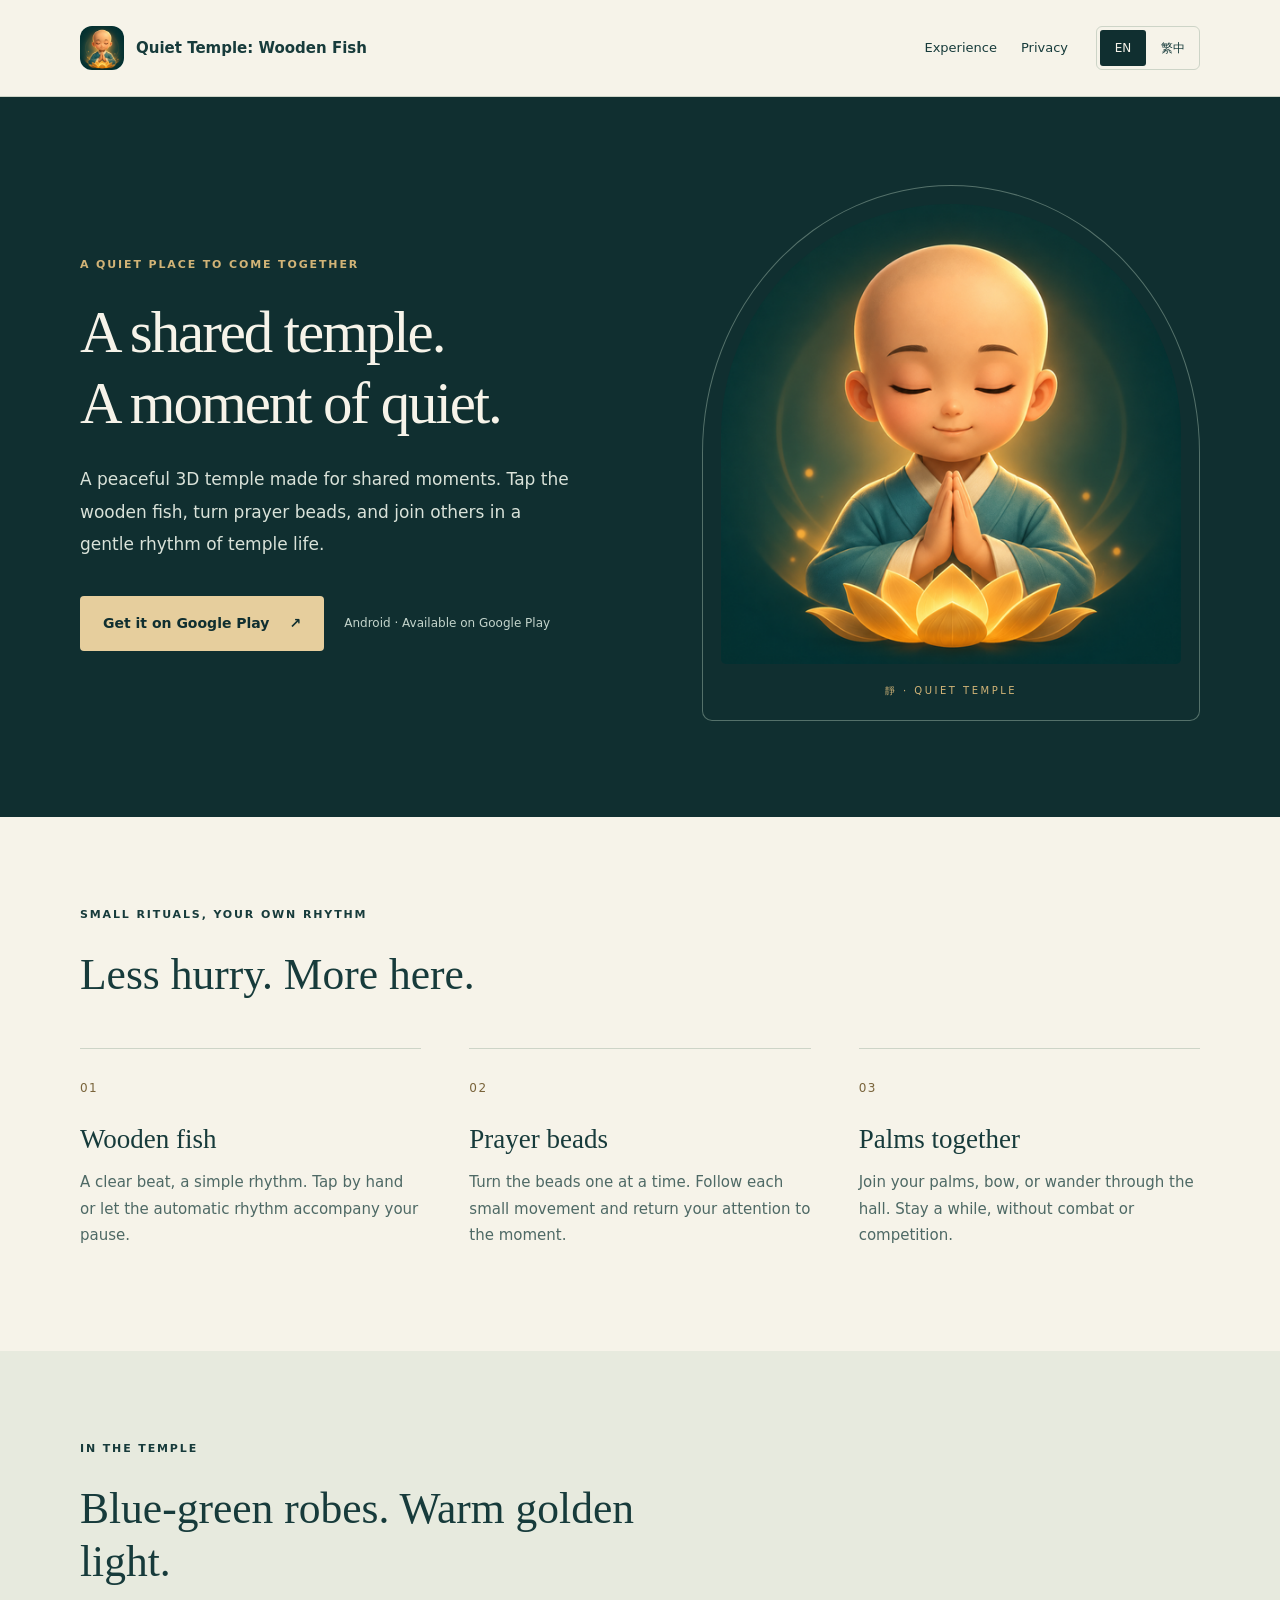
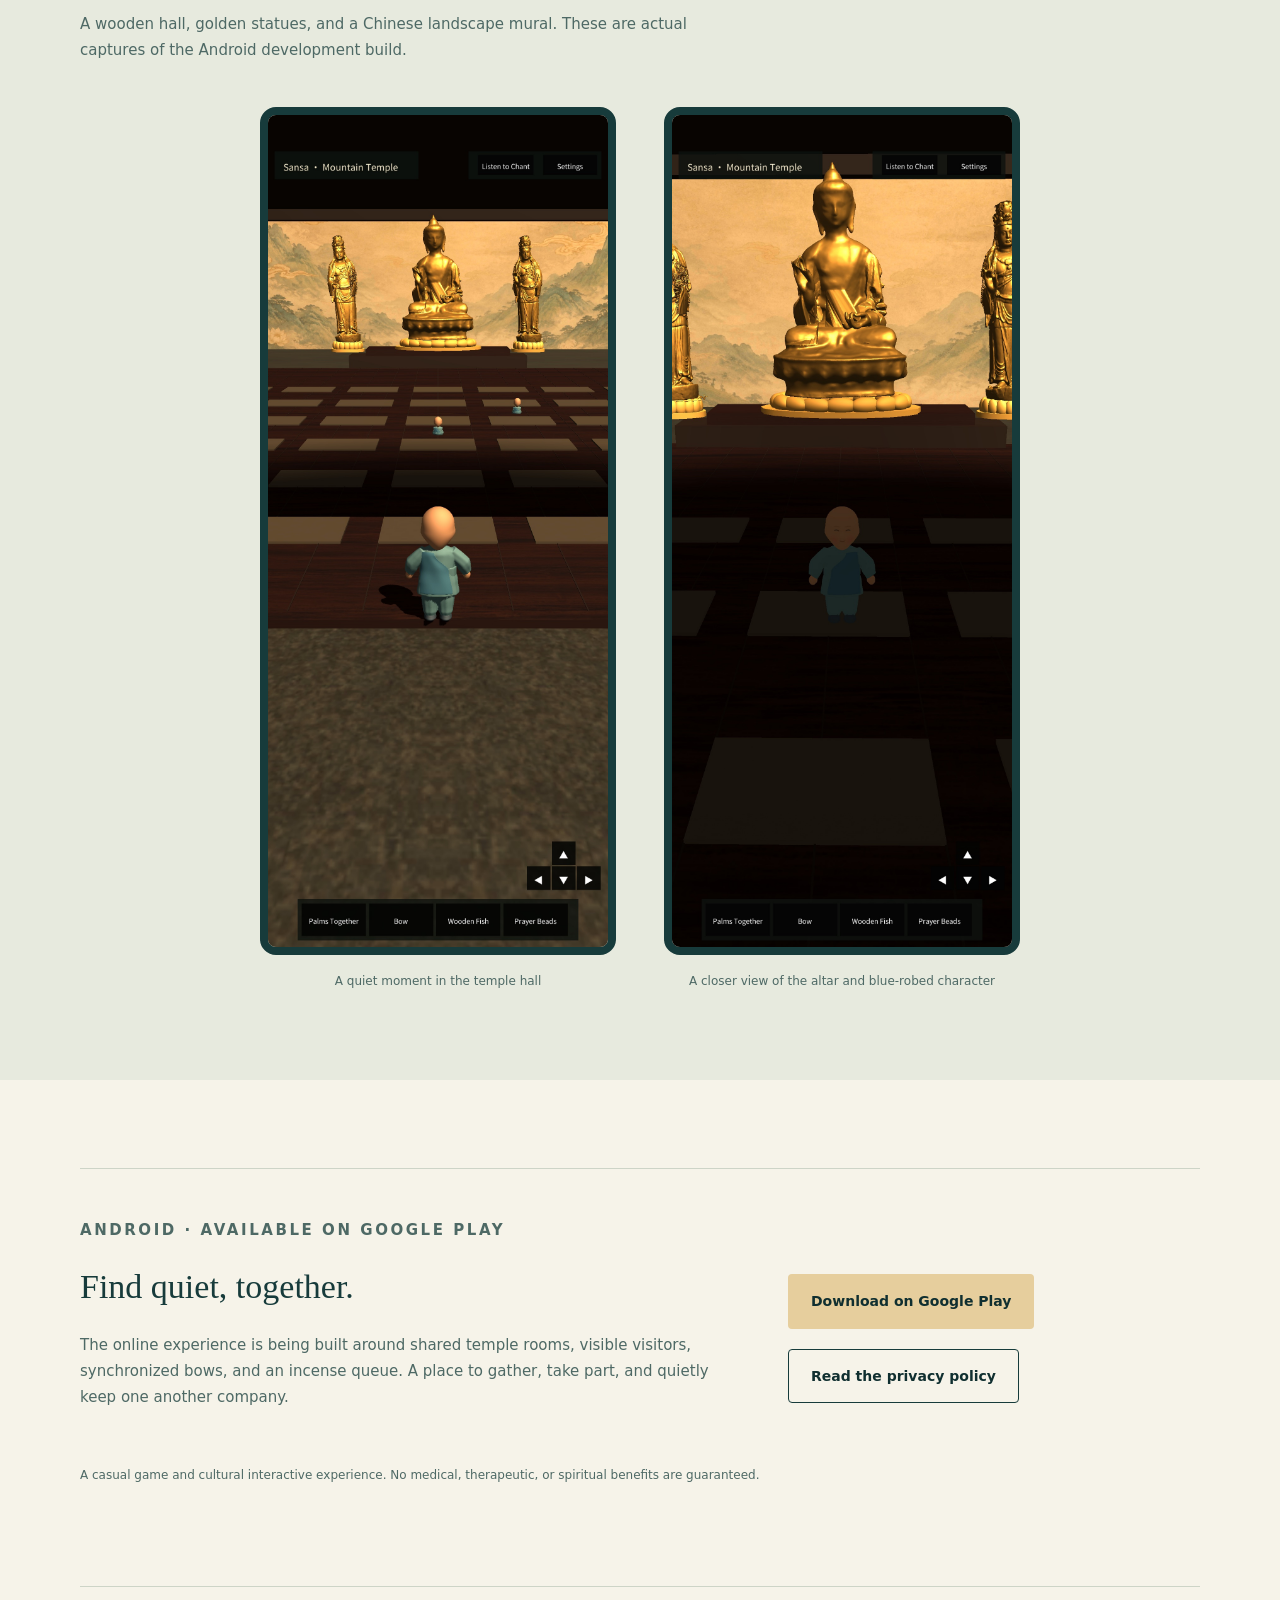
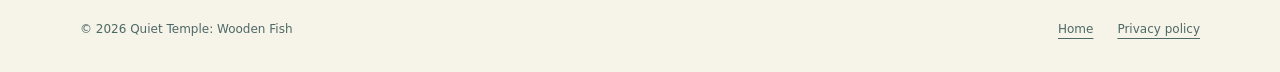
<file: index.html>
<!doctype html>
<html lang="en">
<head>
  <meta charset="utf-8">
  <meta name="viewport" content="width=device-width, initial-scale=1">
  <meta name="description" content="Quiet Temple: Wooden Fish is a peaceful 3D temple game on Android. Tap the wooden fish, turn prayer beads, and explore a calm temple world.">
  <meta name="keywords" content="online temple game, Buddhist temple game, Korean temple game, wooden fish game, prayer beads game, 온라인 사찰 게임, 한국 사찰 게임, 불교 게임">
  <meta name="robots" content="index,follow,max-image-preview:large">
  <meta property="og:type" content="website">
  <meta property="og:title" content="Quiet Temple: Wooden Fish | Online Temple Game">
  <meta property="og:description" content="Tap the wooden fish, turn prayer beads, and share a quiet temple experience online.">
  <meta property="og:image" content="assets/google-play-feature-1024x500.jpg">
  <meta property="og:locale" content="en_US">
  <meta name="twitter:card" content="summary_large_image">
  <meta name="twitter:title" content="Quiet Temple: Wooden Fish | Online Temple Game">
  <meta name="twitter:description" content="A peaceful online temple game with wooden fish, prayer beads, and shared temple rooms.">
  <meta name="twitter:image" content="assets/google-play-feature-1024x500.jpg">
  <link rel="alternate" hreflang="en" href="index.html">
  <link rel="alternate" hreflang="zh-Hant" href="index.html?lang=zh">
  <link rel="alternate" hreflang="ko" href="index-ko.html">
  <link rel="alternate" hreflang="x-default" href="index.html">
  <script type="application/ld+json">{"@context":"https://schema.org","@type":"VideoGame","name":"Quiet Temple: Wooden Fish","alternateName":"靜心山寺：木魚與念珠","description":"A peaceful 3D temple game for Android featuring wooden fish, prayer beads and a quiet temple world.","genre":["Casual game","Simulation"],"gamePlatform":"Android","offers":{"@type":"Offer","url":"https://play.google.com/store/apps/details?id=com.match3games.puzzle&hl=en","availability":"https://schema.org/InStock"},"image":"assets/app-icon-512.png","inLanguage":["en","zh-Hant","ko"],"applicationCategory":"Game"}</script>
  <meta name="description" content="A peaceful 3D temple made for shared moments. Tap the wooden fish, turn prayer beads, and join others in a gentle rhythm of temple life." data-en-content="A peaceful 3D temple made for shared moments. Tap the wooden fish, turn prayer beads, and join others in a gentle rhythm of temple life." data-zh-content="一座以相聚為念的寧靜 3D 山寺。敲木魚、撥念珠、合掌禮佛，在彼此陪伴中，感受自在而平和的寺院日常。">
  <meta name="theme-color" content="#102f30">
  <title data-en="Quiet Temple: Wooden Fish" data-zh="靜心山寺：木魚與念珠">Quiet Temple: Wooden Fish</title>
  <link rel="icon" type="image/png" href="assets/app-icon-512.png">
  <link rel="stylesheet" href="site.css">
  <script src="language.js" defer></script>
</head>
<body>
<a class="skip" href="#main"><span data-en="Skip to content" data-zh="跳至主要內容">Skip to content</span></a>
<header><nav class="wrap nav" aria-label="Main navigation" data-en-label="Main navigation" data-zh-label="主要導覽">
  <a class="brand" href="index.html"><img src="assets/app-icon-512.png" width="44" height="44" alt=""><span><span data-en="Quiet Temple: Wooden Fish" data-zh="靜心山寺：木魚與念珠">Quiet Temple: Wooden Fish</span></span></a>
  <div class="links"><a href="index.html#experience"><span data-en="Experience" data-zh="靜心體驗">Experience</span></a><a href="privacy.html"><span data-en="Privacy" data-zh="隱私權">Privacy</span></a></div>
  <div class="language-switch" role="group" aria-label="Language / 語言"><button type="button" data-language="en" lang="en" aria-pressed="true">EN</button><button type="button" data-language="zh" lang="zh-Hant" aria-pressed="false">繁中</button></div>
</nav></header>
<main id="main">
  <section class="hero"><div class="wrap hero-grid">
    <div class="hero-copy"><p class="eyebrow"><span data-en="A quiet place to come together" data-zh="在山寺相遇，共享片刻寧靜">A quiet place to come together</span></p><h1><span data-en="A shared temple." data-zh="同在一座山寺，">A shared temple.</span><br><span data-en="A moment of quiet." data-zh="共享一段靜謐。">A moment of quiet.</span></h1><p class="lede"><span data-en="A peaceful 3D temple made for shared moments. Tap the wooden fish, turn prayer beads, and join others in a gentle rhythm of temple life." data-zh="一座以相聚為念的寧靜 3D 山寺。敲木魚、撥念珠、合掌禮佛，在彼此陪伴中，感受自在而平和的寺院日常。">A peaceful 3D temple made for shared moments. Tap the wooden fish, turn prayer beads, and join others in a gentle rhythm of temple life.</span></p><div class="actions"><a class="button" href="https://play.google.com/store/apps/details?id=com.match3games.puzzle&amp;hl=en" target="_blank" rel="noopener"><span data-en="Get it on Google Play" data-zh="前往 Google Play 下載">Get it on Google Play</span><span aria-hidden="true"> ↗</span></a><span class="platform"><span data-en="Android · Available on Google Play" data-zh="Android · Google Play 正式上架">Android · Available on Google Play</span></span></div></div>
    <div class="hero-art"><img src="assets/app-icon-512.png" width="512" height="512" alt="Quiet Temple: Wooden Fish" data-en-alt="Quiet Temple: Wooden Fish" data-zh-alt="靜心山寺：木魚與念珠"><span class="art-label" aria-hidden="true"><span data-en="靜 · QUIET TEMPLE" data-zh="靜 · QUIET TEMPLE">靜 · QUIET TEMPLE</span></span></div>
  </div></section>
  <section class="wrap section" id="experience"><p class="eyebrow"><span data-en="Small rituals, your own rhythm" data-zh="簡單互動，自在隨心">Small rituals, your own rhythm</span></p><h2><span data-en="Less hurry. More here." data-zh="不趕路，只在當下。">Less hurry. More here.</span></h2><div class="features"><article><span class="number"><span data-en="01" data-zh="01">01</span></span><h3><span data-en="Wooden fish" data-zh="木魚輕響">Wooden fish</span></h3><p><span data-en="A clear beat, a simple rhythm. Tap by hand or let the automatic rhythm accompany your pause." data-zh="輕敲木魚，聆聽清脆的回響。親手敲擊，或開啟自動節奏，為日常留一段空白。">A clear beat, a simple rhythm. Tap by hand or let the automatic rhythm accompany your pause.</span></p></article><article><span class="number"><span data-en="02" data-zh="02">02</span></span><h3><span data-en="Prayer beads" data-zh="指尖念珠">Prayer beads</span></h3><p><span data-en="Turn the beads one at a time. Follow each small movement and return your attention to the moment." data-zh="一顆一顆撥動念珠，隨著指尖的細小動作，將注意力慢慢帶回當下。">Turn the beads one at a time. Follow each small movement and return your attention to the moment.</span></p></article><article><span class="number"><span data-en="03" data-zh="03">03</span></span><h3><span data-en="Palms together" data-zh="合掌禮佛">Palms together</span></h3><p><span data-en="Join your palms, bow, or wander through the hall. Stay a while, without combat or competition." data-zh="合掌、禮佛，或在殿堂裡慢慢走走。沒有戰鬥與競速，依照自己的步調停留。">Join your palms, bow, or wander through the hall. Stay a while, without combat or competition.</span></p></article></div></section>
  <section class="gallery section" id="screens"><div class="wrap"><div class="section-intro"><p class="eyebrow"><span data-en="In the temple" data-zh="走進山寺">In the temple</span></p><h2><span data-en="Blue-green robes. Warm golden light." data-zh="青藍衣袍，暖金佛堂。">Blue-green robes. Warm golden light.</span></h2><p><span data-en="A wooden hall, golden statues, and a Chinese landscape mural. These are actual captures of the Android development build." data-zh="木質殿堂、金身佛像與中式青綠山水，構成一處安靜角落。下圖為 Android 開發版本的真機畫面。">A wooden hall, golden statues, and a Chinese landscape mural. These are actual captures of the Android development build.</span></p></div><div class="screens"><figure><a href="assets/temple-hall.jpg"><img src="assets/temple-hall.jpg" width="1080" height="2640" loading="lazy" alt="A quiet moment in the temple hall" data-en-alt="A quiet moment in the temple hall" data-zh-alt="在山寺殿堂裡停留片刻"></a><figcaption><span data-en="A quiet moment in the temple hall" data-zh="在山寺殿堂裡停留片刻">A quiet moment in the temple hall</span></figcaption></figure><figure><a href="assets/temple-current.jpg"><img src="assets/temple-current.jpg" width="1080" height="2640" loading="lazy" alt="A closer view of the altar and blue-robed character" data-en-alt="A closer view of the altar and blue-robed character" data-zh-alt="近看佛壇與青藍衣小僧"></a><figcaption><span data-en="A closer view of the altar and blue-robed character" data-zh="近看佛壇與青藍衣小僧">A closer view of the altar and blue-robed character</span></figcaption></figure></div></div></section>
  <section class="wrap section"><div class="callout"><div><p class="eyebrow"><span data-en="Android · Available on Google Play" data-zh="Android · Google Play 正式上架">Android · Available on Google Play</span></p><h2><span data-en="Find quiet, together." data-zh="在一起，也能很安靜。">Find quiet, together.</span></h2><p><span data-en="The online experience is being built around shared temple rooms, visible visitors, synchronized bows, and an incense queue. A place to gather, take part, and quietly keep one another company." data-zh="線上體驗正圍繞共享寺院房間、訪客同場、禮佛動作同步與上香隊列打造。相聚、參與，也可以只是靜靜陪伴。">The online experience is being built around shared temple rooms, visible visitors, synchronized bows, and an incense queue. A place to gather, take part, and quietly keep one another company.</span></p></div><div class="actions"><a class="button" href="https://play.google.com/store/apps/details?id=com.match3games.puzzle&amp;hl=en" target="_blank" rel="noopener"><span data-en="Download on Google Play" data-zh="前往 Google Play 下載">Download on Google Play</span></a><a class="button outline" href="privacy.html"><span data-en="Read the privacy policy" data-zh="閱讀隱私權政策">Read the privacy policy</span></a></div></div><p class="disclaimer"><span data-en="A casual game and cultural interactive experience. No medical, therapeutic, or spiritual benefits are guaranteed." data-zh="本作為休閒遊戲與文化主題互動體驗，不提供醫療、心理治療或宗教功效保證。">A casual game and cultural interactive experience. No medical, therapeutic, or spiritual benefits are guaranteed.</span></p></section>
</main>
<footer class="wrap"><p><span data-en="© 2026 Quiet Temple: Wooden Fish" data-zh="© 2026 靜心山寺：木魚與念珠">© 2026 Quiet Temple: Wooden Fish</span></p><div><a href="index.html"><span data-en="Home" data-zh="首頁">Home</span></a><a href="privacy.html"><span data-en="Privacy policy" data-zh="隱私權政策">Privacy policy</span></a></div></footer>
</body>
</html>
</file>
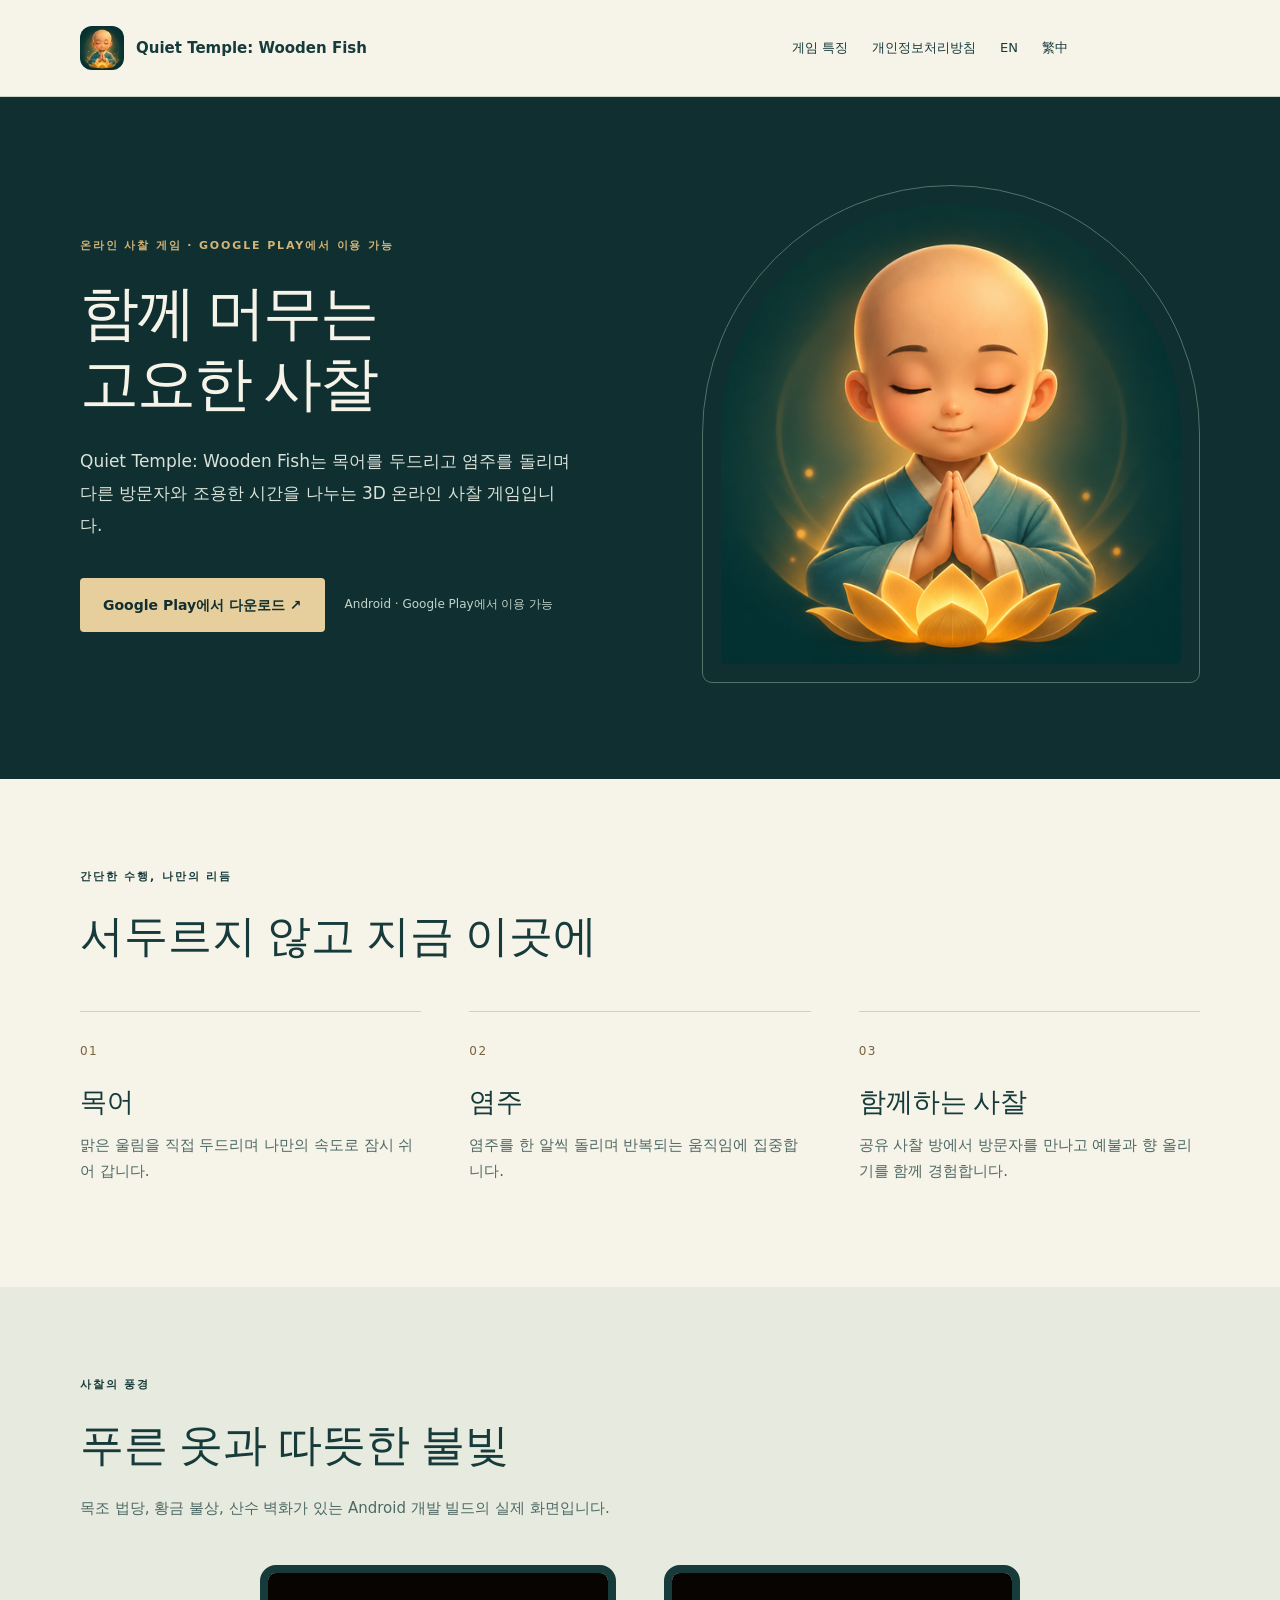
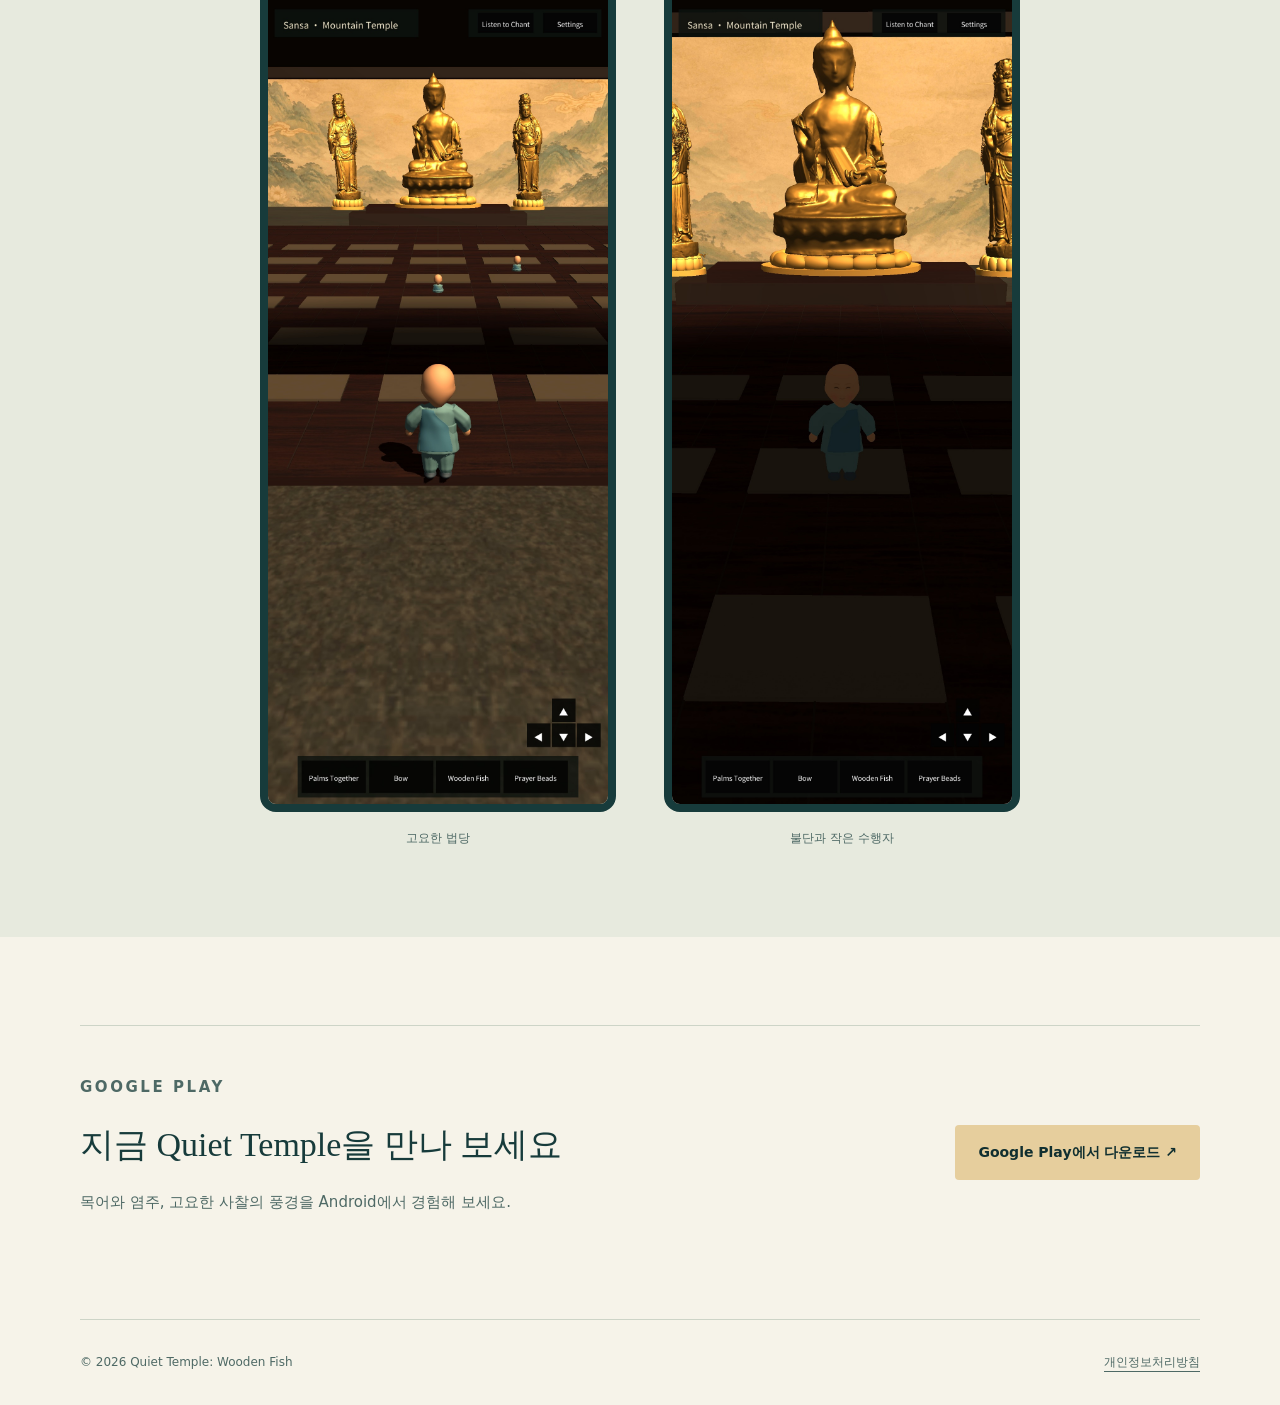
<file: index-ko.html>
<!doctype html><html lang="ko"><head><meta charset="utf-8"><meta name="viewport" content="width=device-width,initial-scale=1"><title>Quiet Temple: Wooden Fish | 온라인 사찰 게임</title><meta name="description" content="나무 목어를 두드리고 염주를 돌리며 함께 쉬어 가는 평온한 온라인 사찰 게임, Quiet Temple: Wooden Fish."><meta name="robots" content="index,follow,max-image-preview:large"><meta property="og:type" content="website"><meta property="og:title" content="Quiet Temple: Wooden Fish | 온라인 사찰 게임"><meta property="og:description" content="목어, 염주, 고요한 사찰 방을 함께 경험하는 평온한 온라인 게임입니다."><meta property="og:image" content="assets/google-play-feature-1024x500.jpg"><link rel="alternate" hreflang="en" href="index.html"><link rel="alternate" hreflang="zh-Hant" href="index.html?lang=zh"><link rel="alternate" hreflang="ko" href="index-ko.html"><link rel="alternate" hreflang="x-default" href="index.html"><link rel="icon" href="assets/app-icon-512.png"><link rel="stylesheet" href="site.css"></head><body><header><nav class="wrap nav" aria-label="주요 메뉴"><a class="brand" href="index-ko.html"><img src="assets/app-icon-512.png" width="44" height="44" alt="Quiet Temple 아이콘"><span>Quiet Temple: Wooden Fish</span></a><div class="links"><a href="#experience">게임 특징</a><a href="privacy.html">개인정보처리방침</a><a href="index.html">EN</a><a href="index.html?lang=zh">繁中</a></div></nav></header><main id="main"><section class="hero"><div class="wrap hero-grid"><div class="hero-copy"><p class="eyebrow">온라인 사찰 게임 · Google Play에서 이용 가능</p><h1>함께 머무는<br>고요한 사찰</h1><p class="lede">Quiet Temple: Wooden Fish는 목어를 두드리고 염주를 돌리며 다른 방문자와 조용한 시간을 나누는 3D 온라인 사찰 게임입니다.</p><div class="actions"><a class="button" href="https://play.google.com/store/apps/details?id=com.match3games.puzzle&amp;hl=en" target="_blank" rel="noopener">Google Play에서 다운로드 ↗</a><span class="platform">Android · Google Play에서 이용 가능</span></div></div><div class="hero-art"><img src="assets/app-icon-512.png" width="512" height="512" alt="Quiet Temple 사찰 게임 아이콘"></div></div></section><section class="wrap section" id="experience"><p class="eyebrow">간단한 수행, 나만의 리듬</p><h2>서두르지 않고 지금 이곳에</h2><div class="features"><article><span class="number">01</span><h3>목어</h3><p>맑은 울림을 직접 두드리며 나만의 속도로 잠시 쉬어 갑니다.</p></article><article><span class="number">02</span><h3>염주</h3><p>염주를 한 알씩 돌리며 반복되는 움직임에 집중합니다.</p></article><article><span class="number">03</span><h3>함께하는 사찰</h3><p>공유 사찰 방에서 방문자를 만나고 예불과 향 올리기를 함께 경험합니다.</p></article></div></section><section class="gallery section"><div class="wrap"><div class="section-intro"><p class="eyebrow">사찰의 풍경</p><h2>푸른 옷과 따뜻한 불빛</h2><p>목조 법당, 황금 불상, 산수 벽화가 있는 Android 개발 빌드의 실제 화면입니다.</p></div><div class="screens"><figure><img src="assets/temple-hall.jpg" width="1080" height="2640" loading="lazy" alt="Quiet Temple 사찰 법당 화면"><figcaption>고요한 법당</figcaption></figure><figure><img src="assets/temple-current.jpg" width="1080" height="2640" loading="lazy" alt="Quiet Temple 불단과 캐릭터 화면"><figcaption>불단과 작은 수행자</figcaption></figure></div></div></section><section class="wrap section"><div class="callout"><div><p class="eyebrow">Google Play</p><h2>지금 Quiet Temple을 만나 보세요</h2><p>목어와 염주, 고요한 사찰의 풍경을 Android에서 경험해 보세요.</p></div><a class="button" href="https://play.google.com/store/apps/details?id=com.match3games.puzzle&amp;hl=en" target="_blank" rel="noopener">Google Play에서 다운로드 ↗</a></div></section></main><footer class="wrap"><p>© 2026 Quiet Temple: Wooden Fish</p><a href="privacy.html">개인정보처리방침</a></footer></body></html>
</file>
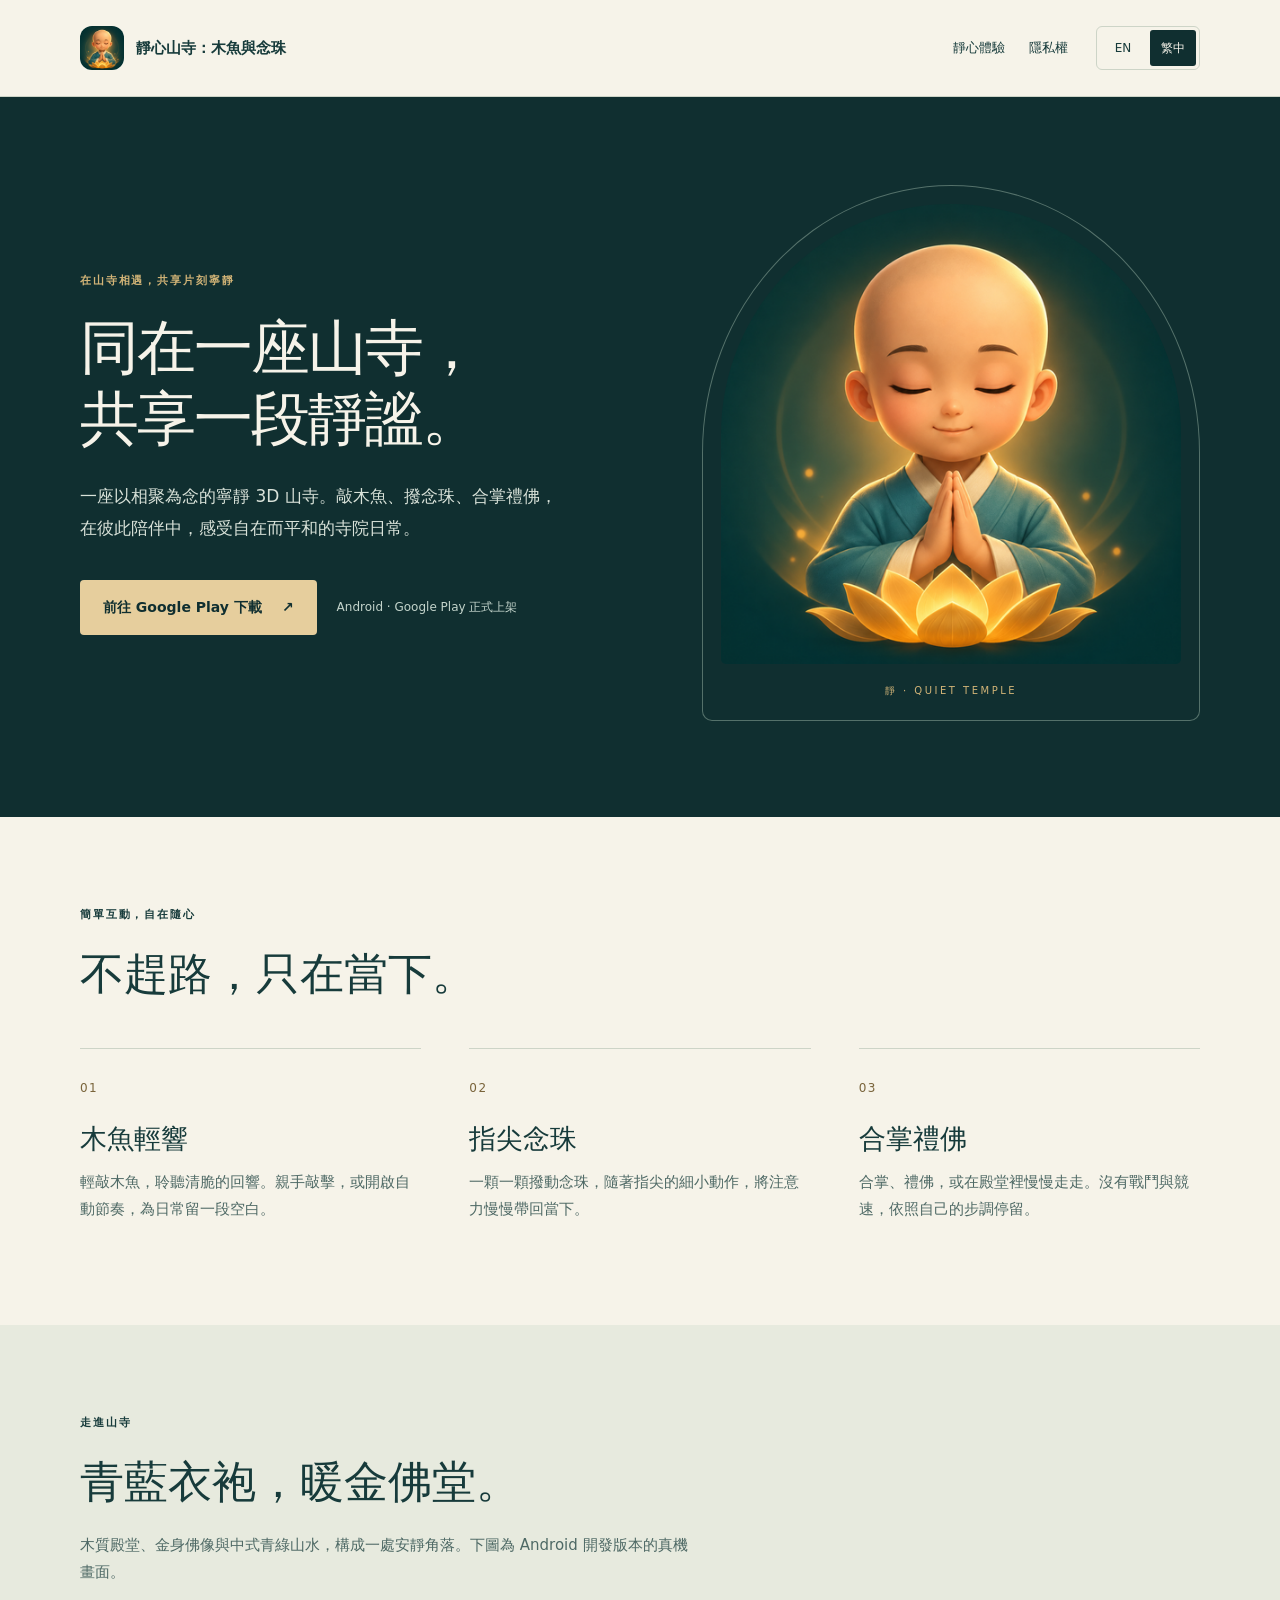
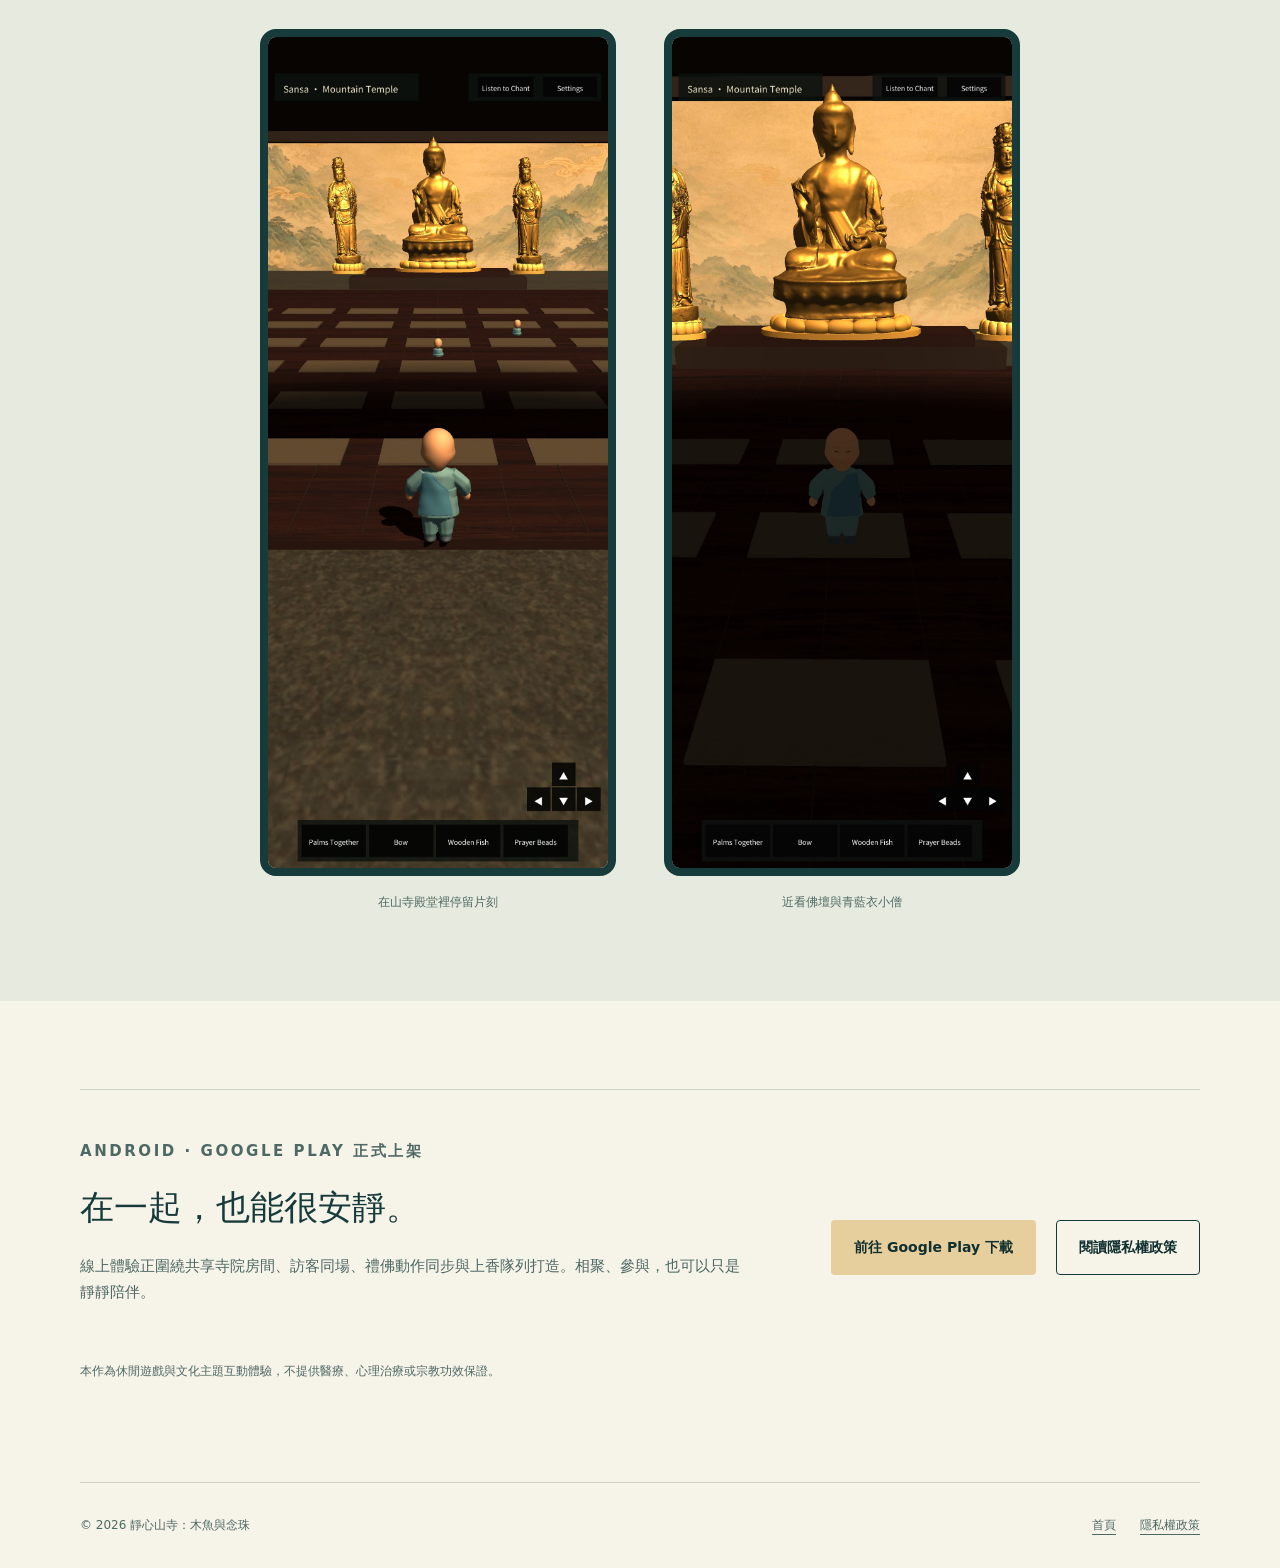
<file: index-zh.html>
<!doctype html>
<html lang="zh-Hant"><head><meta charset="utf-8"><meta name="viewport" content="width=device-width, initial-scale=1"><meta http-equiv="refresh" content="0;url=index.html?lang=zh"><title>靜心山寺：木魚與念珠</title></head><body><p><a href="index.html?lang=zh">前往繁體中文頁面</a></p></body></html>
</file>
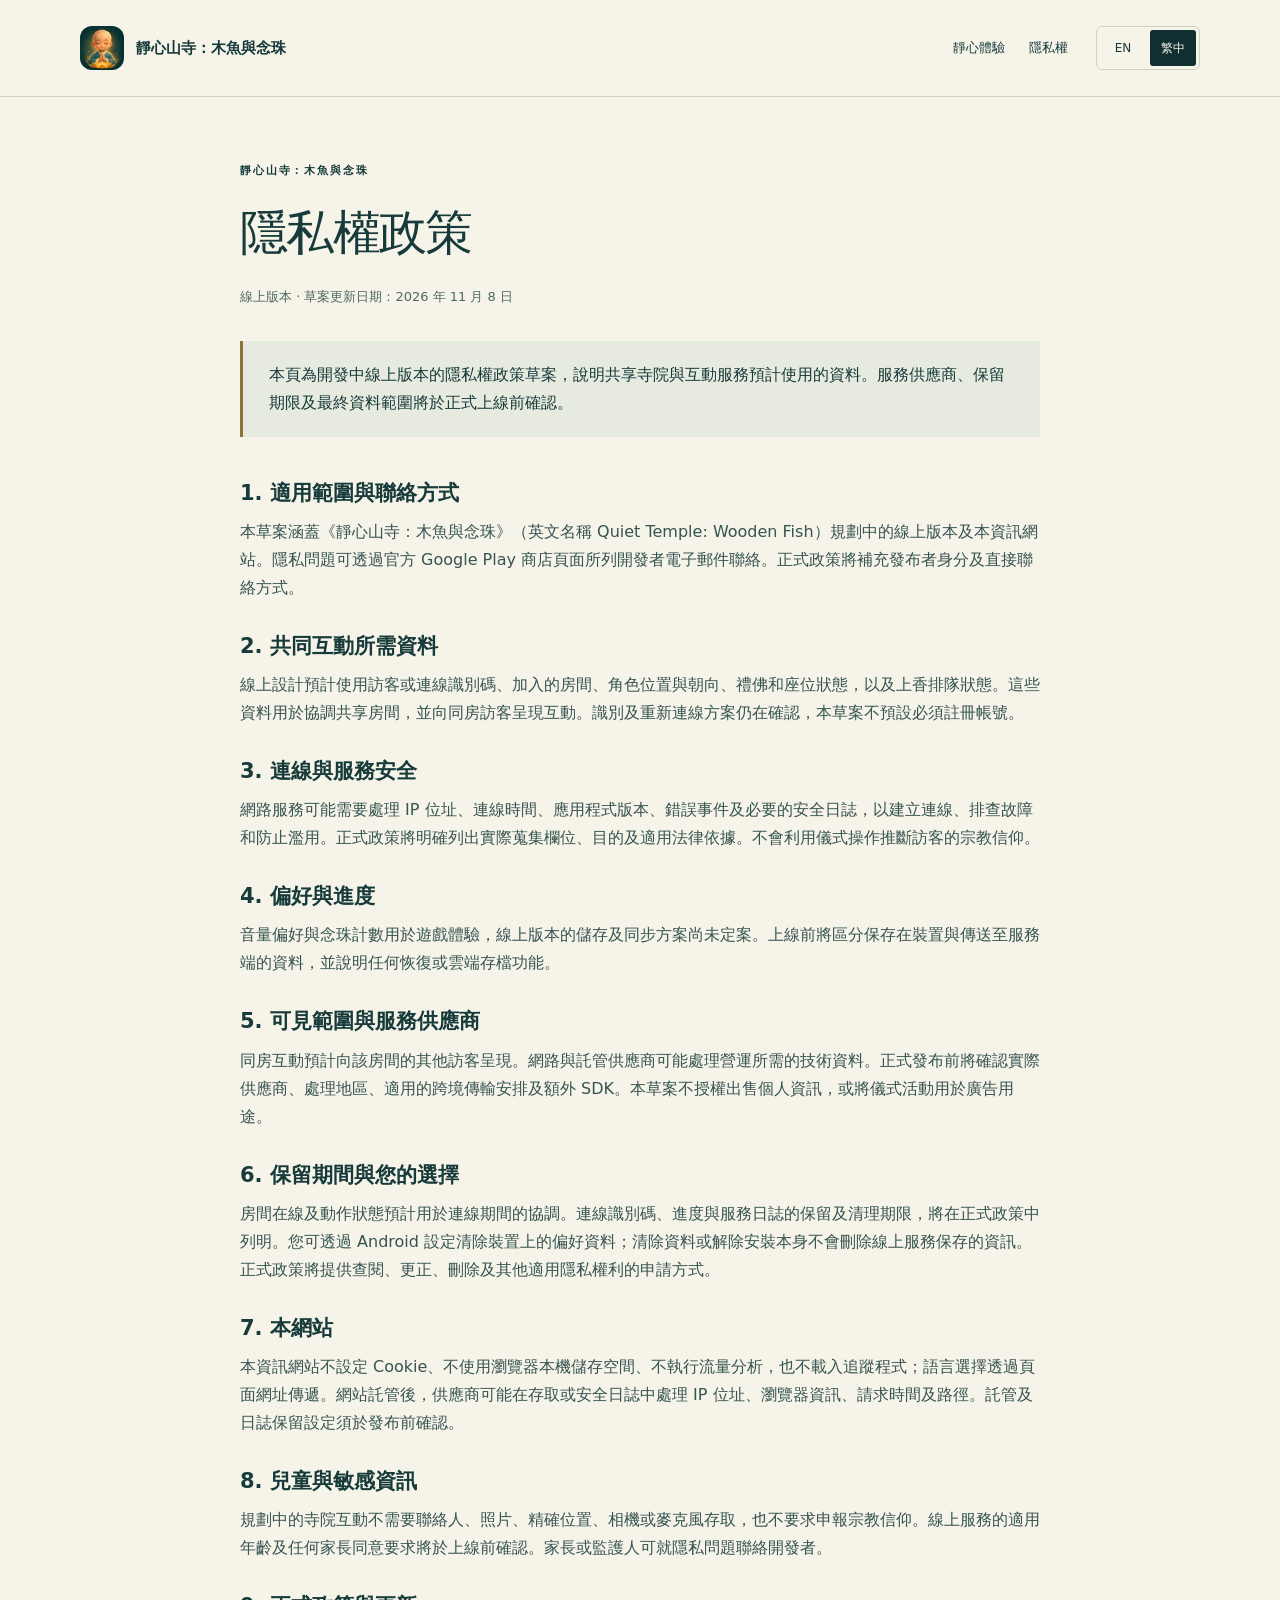
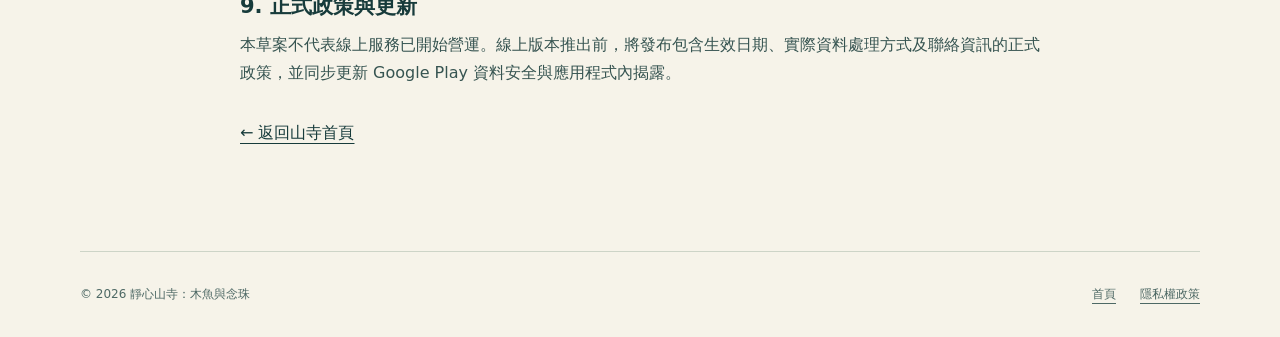
<file: privacy-zh.html>
<!doctype html>
<html lang="zh-Hant"><head><meta charset="utf-8"><meta name="viewport" content="width=device-width, initial-scale=1"><meta http-equiv="refresh" content="0;url=privacy.html?lang=zh"><title>靜心山寺：木魚與念珠</title></head><body><p><a href="privacy.html?lang=zh">前往繁體中文頁面</a></p></body></html>
</file>
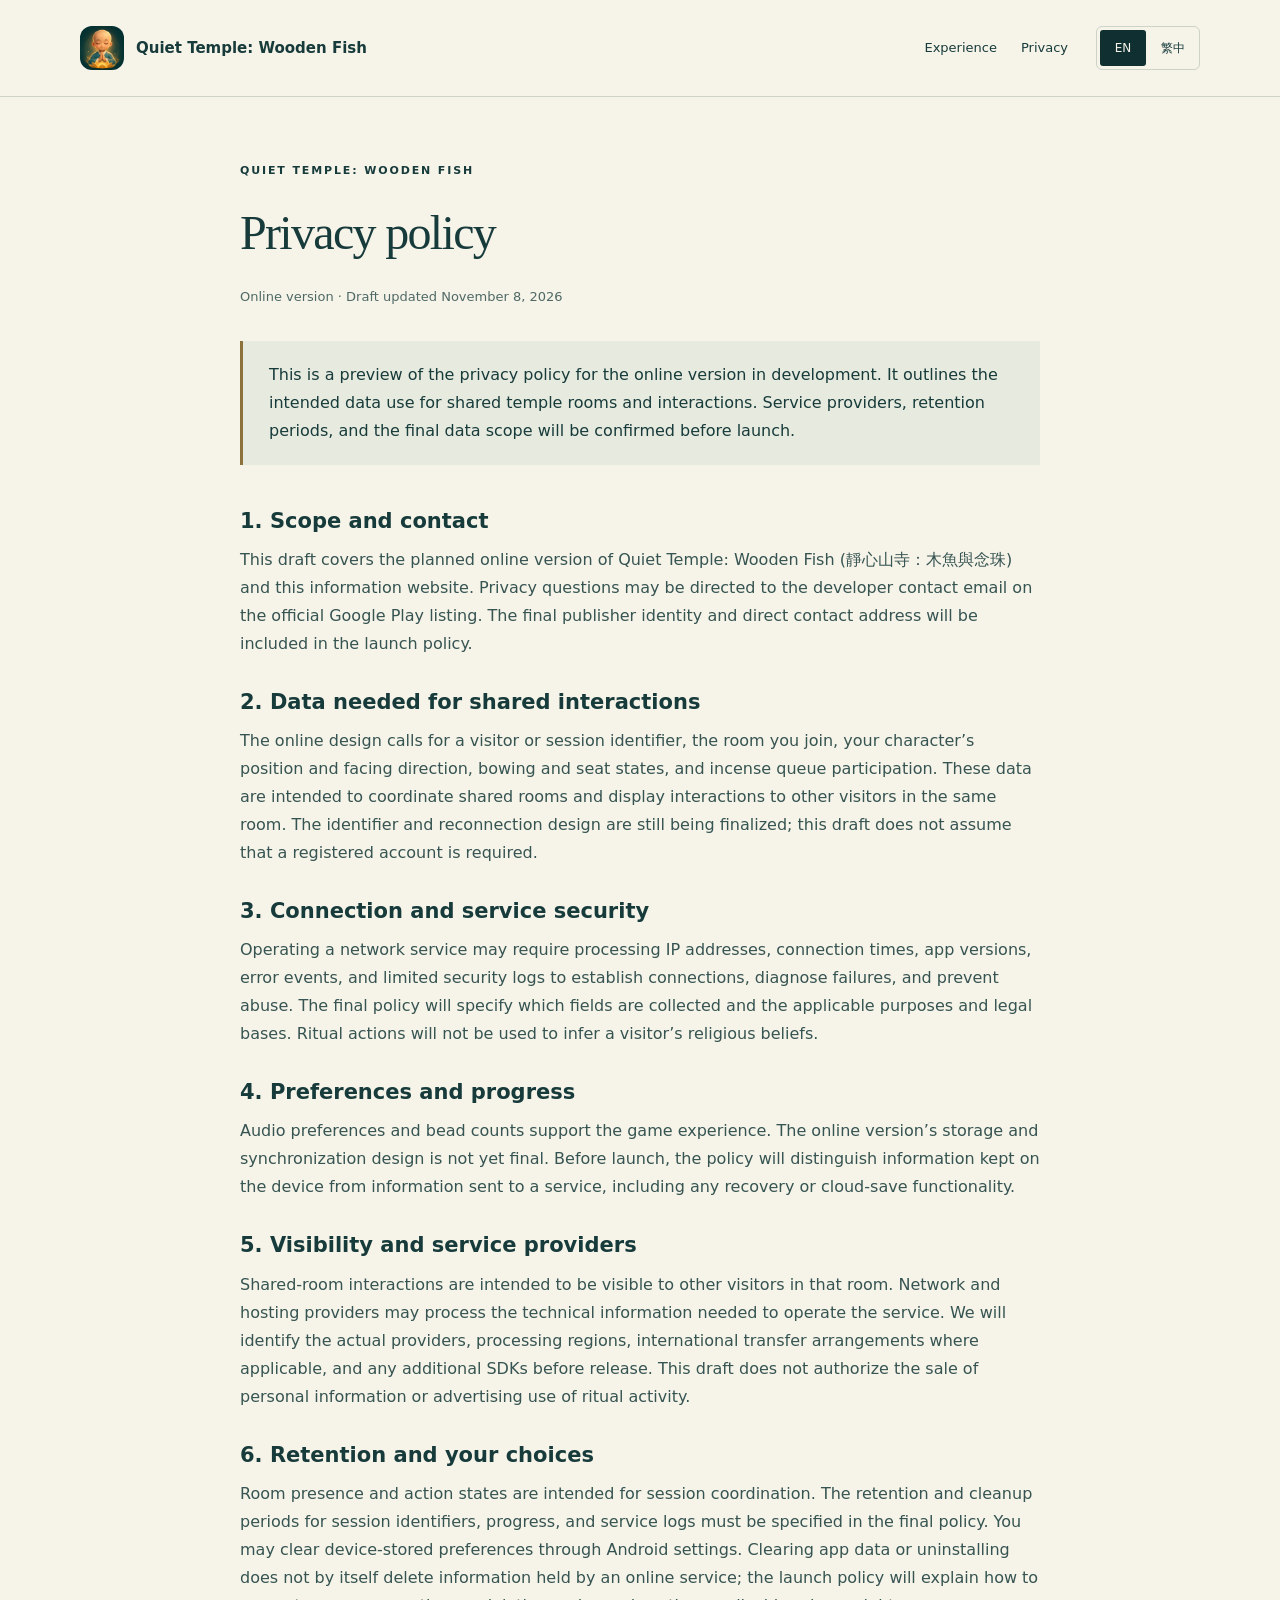
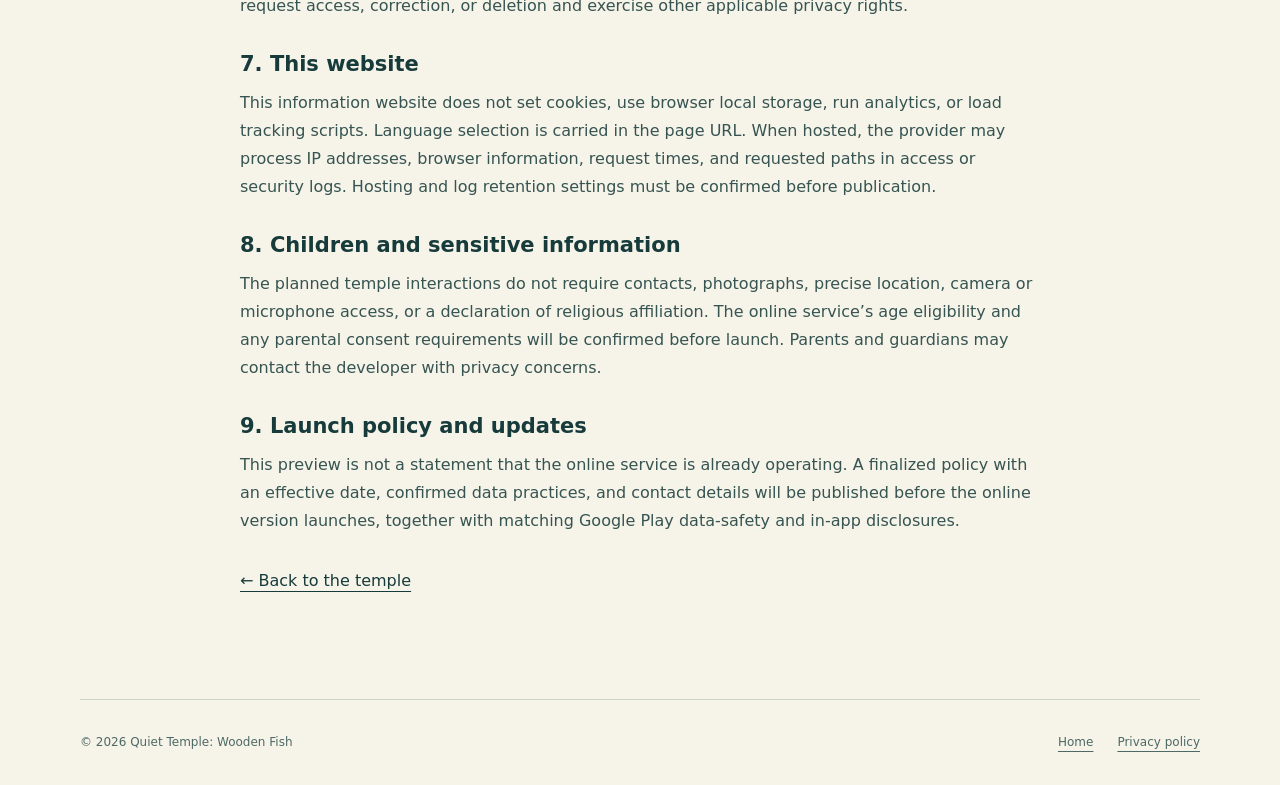
<file: privacy.html>
<!doctype html>
<html lang="en">
<head>
  <meta charset="utf-8">
  <meta name="viewport" content="width=device-width, initial-scale=1">
  <meta name="description" content="This is a preview of the privacy policy for the online version in development. It outlines the intended data use for shared temple rooms and interactions. Service providers, retention periods, and the final data scope will be confirmed before launch." data-en-content="This is a preview of the privacy policy for the online version in development. It outlines the intended data use for shared temple rooms and interactions. Service providers, retention periods, and the final data scope will be confirmed before launch." data-zh-content="本頁為開發中線上版本的隱私權政策草案，說明共享寺院與互動服務預計使用的資料。服務供應商、保留期限及最終資料範圍將於正式上線前確認。">
  <meta name="theme-color" content="#102f30">
  <title data-en="Privacy policy · Quiet Temple: Wooden Fish" data-zh="隱私權政策 · 靜心山寺：木魚與念珠">Privacy policy · Quiet Temple: Wooden Fish</title>
  <link rel="icon" type="image/png" href="assets/app-icon-512.png">
  <link rel="stylesheet" href="site.css">
  <script src="language.js" defer></script>
</head>
<body>
<a class="skip" href="#main"><span data-en="Skip to content" data-zh="跳至主要內容">Skip to content</span></a>
<header><nav class="wrap nav" aria-label="Main navigation" data-en-label="Main navigation" data-zh-label="主要導覽">
  <a class="brand" href="index.html"><img src="assets/app-icon-512.png" width="44" height="44" alt=""><span><span data-en="Quiet Temple: Wooden Fish" data-zh="靜心山寺：木魚與念珠">Quiet Temple: Wooden Fish</span></span></a>
  <div class="links"><a href="index.html#experience"><span data-en="Experience" data-zh="靜心體驗">Experience</span></a><a href="privacy.html"><span data-en="Privacy" data-zh="隱私權">Privacy</span></a></div>
  <div class="language-switch" role="group" aria-label="Language / 語言"><button type="button" data-language="en" lang="en" aria-pressed="true">EN</button><button type="button" data-language="zh" lang="zh-Hant" aria-pressed="false">繁中</button></div>
</nav></header>
<main id="main" class="wrap legal">
  <p class="eyebrow"><span data-en="Quiet Temple: Wooden Fish" data-zh="靜心山寺：木魚與念珠">Quiet Temple: Wooden Fish</span></p>
  <h1><span data-en="Privacy policy" data-zh="隱私權政策">Privacy policy</span></h1>
  <p class="date"><span data-en="Online version · Draft updated November 8, 2026" data-zh="線上版本 · 草案更新日期：2026 年 11 月 8 日">Online version · Draft updated November 8, 2026</span></p>
  <div class="policy-summary"><p><span data-en="This is a preview of the privacy policy for the online version in development. It outlines the intended data use for shared temple rooms and interactions. Service providers, retention periods, and the final data scope will be confirmed before launch." data-zh="本頁為開發中線上版本的隱私權政策草案，說明共享寺院與互動服務預計使用的資料。服務供應商、保留期限及最終資料範圍將於正式上線前確認。">This is a preview of the privacy policy for the online version in development. It outlines the intended data use for shared temple rooms and interactions. Service providers, retention periods, and the final data scope will be confirmed before launch.</span></p></div>
  <section><h2><span data-en="1. Scope and contact" data-zh="1. 適用範圍與聯絡方式">1. Scope and contact</span></h2><p><span data-en="This draft covers the planned online version of Quiet Temple: Wooden Fish (靜心山寺：木魚與念珠) and this information website. Privacy questions may be directed to the developer contact email on the official Google Play listing. The final publisher identity and direct contact address will be included in the launch policy." data-zh="本草案涵蓋《靜心山寺：木魚與念珠》（英文名稱 Quiet Temple: Wooden Fish）規劃中的線上版本及本資訊網站。隱私問題可透過官方 Google Play 商店頁面所列開發者電子郵件聯絡。正式政策將補充發布者身分及直接聯絡方式。">This draft covers the planned online version of Quiet Temple: Wooden Fish (靜心山寺：木魚與念珠) and this information website. Privacy questions may be directed to the developer contact email on the official Google Play listing. The final publisher identity and direct contact address will be included in the launch policy.</span></p></section>
  <section><h2><span data-en="2. Data needed for shared interactions" data-zh="2. 共同互動所需資料">2. Data needed for shared interactions</span></h2><p><span data-en="The online design calls for a visitor or session identifier, the room you join, your character’s position and facing direction, bowing and seat states, and incense queue participation. These data are intended to coordinate shared rooms and display interactions to other visitors in the same room. The identifier and reconnection design are still being finalized; this draft does not assume that a registered account is required." data-zh="線上設計預計使用訪客或連線識別碼、加入的房間、角色位置與朝向、禮佛和座位狀態，以及上香排隊狀態。這些資料用於協調共享房間，並向同房訪客呈現互動。識別及重新連線方案仍在確認，本草案不預設必須註冊帳號。">The online design calls for a visitor or session identifier, the room you join, your character’s position and facing direction, bowing and seat states, and incense queue participation. These data are intended to coordinate shared rooms and display interactions to other visitors in the same room. The identifier and reconnection design are still being finalized; this draft does not assume that a registered account is required.</span></p></section>
  <section><h2><span data-en="3. Connection and service security" data-zh="3. 連線與服務安全">3. Connection and service security</span></h2><p><span data-en="Operating a network service may require processing IP addresses, connection times, app versions, error events, and limited security logs to establish connections, diagnose failures, and prevent abuse. The final policy will specify which fields are collected and the applicable purposes and legal bases. Ritual actions will not be used to infer a visitor’s religious beliefs." data-zh="網路服務可能需要處理 IP 位址、連線時間、應用程式版本、錯誤事件及必要的安全日誌，以建立連線、排查故障和防止濫用。正式政策將明確列出實際蒐集欄位、目的及適用法律依據。不會利用儀式操作推斷訪客的宗教信仰。">Operating a network service may require processing IP addresses, connection times, app versions, error events, and limited security logs to establish connections, diagnose failures, and prevent abuse. The final policy will specify which fields are collected and the applicable purposes and legal bases. Ritual actions will not be used to infer a visitor’s religious beliefs.</span></p></section>
  <section><h2><span data-en="4. Preferences and progress" data-zh="4. 偏好與進度">4. Preferences and progress</span></h2><p><span data-en="Audio preferences and bead counts support the game experience. The online version’s storage and synchronization design is not yet final. Before launch, the policy will distinguish information kept on the device from information sent to a service, including any recovery or cloud-save functionality." data-zh="音量偏好與念珠計數用於遊戲體驗，線上版本的儲存及同步方案尚未定案。上線前將區分保存在裝置與傳送至服務端的資料，並說明任何恢復或雲端存檔功能。">Audio preferences and bead counts support the game experience. The online version’s storage and synchronization design is not yet final. Before launch, the policy will distinguish information kept on the device from information sent to a service, including any recovery or cloud-save functionality.</span></p></section>
  <section><h2><span data-en="5. Visibility and service providers" data-zh="5. 可見範圍與服務供應商">5. Visibility and service providers</span></h2><p><span data-en="Shared-room interactions are intended to be visible to other visitors in that room. Network and hosting providers may process the technical information needed to operate the service. We will identify the actual providers, processing regions, international transfer arrangements where applicable, and any additional SDKs before release. This draft does not authorize the sale of personal information or advertising use of ritual activity." data-zh="同房互動預計向該房間的其他訪客呈現。網路與託管供應商可能處理營運所需的技術資料。正式發布前將確認實際供應商、處理地區、適用的跨境傳輸安排及額外 SDK。本草案不授權出售個人資訊，或將儀式活動用於廣告用途。">Shared-room interactions are intended to be visible to other visitors in that room. Network and hosting providers may process the technical information needed to operate the service. We will identify the actual providers, processing regions, international transfer arrangements where applicable, and any additional SDKs before release. This draft does not authorize the sale of personal information or advertising use of ritual activity.</span></p></section>
  <section><h2><span data-en="6. Retention and your choices" data-zh="6. 保留期間與您的選擇">6. Retention and your choices</span></h2><p><span data-en="Room presence and action states are intended for session coordination. The retention and cleanup periods for session identifiers, progress, and service logs must be specified in the final policy. You may clear device-stored preferences through Android settings. Clearing app data or uninstalling does not by itself delete information held by an online service; the launch policy will explain how to request access, correction, or deletion and exercise other applicable privacy rights." data-zh="房間在線及動作狀態預計用於連線期間的協調。連線識別碼、進度與服務日誌的保留及清理期限，將在正式政策中列明。您可透過 Android 設定清除裝置上的偏好資料；清除資料或解除安裝本身不會刪除線上服務保存的資訊。正式政策將提供查閱、更正、刪除及其他適用隱私權利的申請方式。">Room presence and action states are intended for session coordination. The retention and cleanup periods for session identifiers, progress, and service logs must be specified in the final policy. You may clear device-stored preferences through Android settings. Clearing app data or uninstalling does not by itself delete information held by an online service; the launch policy will explain how to request access, correction, or deletion and exercise other applicable privacy rights.</span></p></section>
  <section><h2><span data-en="7. This website" data-zh="7. 本網站">7. This website</span></h2><p><span data-en="This information website does not set cookies, use browser local storage, run analytics, or load tracking scripts. Language selection is carried in the page URL. When hosted, the provider may process IP addresses, browser information, request times, and requested paths in access or security logs. Hosting and log retention settings must be confirmed before publication." data-zh="本資訊網站不設定 Cookie、不使用瀏覽器本機儲存空間、不執行流量分析，也不載入追蹤程式；語言選擇透過頁面網址傳遞。網站託管後，供應商可能在存取或安全日誌中處理 IP 位址、瀏覽器資訊、請求時間及路徑。託管及日誌保留設定須於發布前確認。">This information website does not set cookies, use browser local storage, run analytics, or load tracking scripts. Language selection is carried in the page URL. When hosted, the provider may process IP addresses, browser information, request times, and requested paths in access or security logs. Hosting and log retention settings must be confirmed before publication.</span></p></section>
  <section><h2><span data-en="8. Children and sensitive information" data-zh="8. 兒童與敏感資訊">8. Children and sensitive information</span></h2><p><span data-en="The planned temple interactions do not require contacts, photographs, precise location, camera or microphone access, or a declaration of religious affiliation. The online service’s age eligibility and any parental consent requirements will be confirmed before launch. Parents and guardians may contact the developer with privacy concerns." data-zh="規劃中的寺院互動不需要聯絡人、照片、精確位置、相機或麥克風存取，也不要求申報宗教信仰。線上服務的適用年齡及任何家長同意要求將於上線前確認。家長或監護人可就隱私問題聯絡開發者。">The planned temple interactions do not require contacts, photographs, precise location, camera or microphone access, or a declaration of religious affiliation. The online service’s age eligibility and any parental consent requirements will be confirmed before launch. Parents and guardians may contact the developer with privacy concerns.</span></p></section>
  <section><h2><span data-en="9. Launch policy and updates" data-zh="9. 正式政策與更新">9. Launch policy and updates</span></h2><p><span data-en="This preview is not a statement that the online service is already operating. A finalized policy with an effective date, confirmed data practices, and contact details will be published before the online version launches, together with matching Google Play data-safety and in-app disclosures." data-zh="本草案不代表線上服務已開始營運。線上版本推出前，將發布包含生效日期、實際資料處理方式及聯絡資訊的正式政策，並同步更新 Google Play 資料安全與應用程式內揭露。">This preview is not a statement that the online service is already operating. A finalized policy with an effective date, confirmed data practices, and contact details will be published before the online version launches, together with matching Google Play data-safety and in-app disclosures.</span></p></section>
  <p><a href="index.html"><span data-en="← Back to the temple" data-zh="← 返回山寺首頁">← Back to the temple</span></a></p>
</main>
<footer class="wrap"><p><span data-en="© 2026 Quiet Temple: Wooden Fish" data-zh="© 2026 靜心山寺：木魚與念珠">© 2026 Quiet Temple: Wooden Fish</span></p><div><a href="index.html"><span data-en="Home" data-zh="首頁">Home</span></a><a href="privacy.html"><span data-en="Privacy policy" data-zh="隱私權政策">Privacy policy</span></a></div></footer>
</body>
</html>
</file>
<file: site.css>
@charset "UTF-8";
:root{--ink:#173b3b;--muted:#4e6965;--paper:#f6f3e9;--green:#102f30;--gold:#d2b477;--line:#cdd4c7;--serif:Georgia,"Noto Serif TC","Songti TC",serif}
*{box-sizing:border-box}html{scroll-behavior:smooth;scroll-padding-top:24px}body{margin:0;background:var(--paper);color:var(--ink);font-family:system-ui,-apple-system,"PingFang TC","Microsoft JhengHei",sans-serif;line-height:1.75}a{color:inherit;text-underline-offset:5px}a:hover{color:#8b601f}a:focus-visible{outline:3px solid #a36615;outline-offset:6px}img{max-width:100%;height:auto;display:block}p{margin:0 0 1em}.wrap{width:min(1120px,calc(100% - 64px));margin-inline:auto}.skip{position:absolute;left:20px;top:-100px;z-index:5;padding:12px;background:var(--paper)}.skip:focus{top:10px}header{border-bottom:1px solid var(--line)}.nav{display:flex;align-items:center;justify-content:space-between;gap:24px;min-height:96px}.brand{display:flex;align-items:center;gap:12px;font-weight:650;text-decoration:none;font-size:15px}.brand img{border-radius:12px}.links{display:flex;gap:24px;align-items:center;font-size:13px}.links a{text-decoration:none}.hero{background:var(--green);color:var(--paper);overflow:hidden}.hero-grid{display:grid;grid-template-columns:1.12fr 1fr;gap:64px;align-items:center;padding-block:88px 96px}.eyebrow{text-transform:uppercase;letter-spacing:.17em;font-size:11px;font-weight:650;margin-bottom:24px}.hero .eyebrow{color:var(--gold)}h1,h2,h3{font-family:var(--serif);font-weight:400;line-height:1.2;margin:0 0 24px}h1{font-size:clamp(40px,4.6vw,64px);letter-spacing:-.035em}.lede{font-size:17px;line-height:1.9;max-width:490px;color:#d9e2d9}.actions{margin-top:36px;display:flex;align-items:center;flex-wrap:wrap;gap:20px}.button{display:inline-flex;align-items:center;justify-content:center;gap:20px;padding:14px 22px;background:#e6ce9d;color:var(--green);text-decoration:none;font-weight:650;font-size:14px;border:1px solid transparent;border-radius:4px}.button:hover{background:#f5dfb3;color:var(--green)}.platform{font-size:12px;color:#c3d4cb}.hero-art{position:relative;padding:18px;border:1px solid #54716a;border-radius:50% 50% 10px 10px}.hero-art img{border-radius:50% 50% 5px 5px}.art-label{display:block;text-align:center;color:var(--gold);font-size:10px;letter-spacing:.25em;padding:18px 0 2px}.section{padding-block:88px}h2{font-size:clamp(30px,3.4vw,44px)}.features{display:grid;grid-template-columns:repeat(3,1fr);gap:48px;margin-top:48px}.features article{border-top:1px solid var(--line);padding-top:24px}.number{font-size:12px;color:#79643b;letter-spacing:.12em}.features h3{font-size:27px;margin:22px 0 14px}.features p,.section-intro>p:last-child,.callout p{color:var(--muted);font-size:15px}.gallery{background:#e7eade}.section-intro{max-width:620px}.screens{display:grid;grid-template-columns:repeat(2,minmax(0,1fr));gap:48px;max-width:760px;margin:44px auto 0}figure{margin:0}.screens img{width:100%;border:8px solid #173b3b;border-radius:16px}.screens a{display:block;border-radius:16px}.screens figcaption{font-size:12px;color:var(--muted);text-align:center;margin-top:16px}.callout{display:flex;gap:48px;align-items:center;justify-content:space-between;border-top:1px solid var(--line);padding-top:48px}.callout>div{max-width:660px}.callout h2{font-size:34px}.outline{background:transparent;border-color:var(--ink);flex-shrink:0}.disclaimer{font-size:12px;color:var(--muted);margin-top:40px;max-width:760px}footer{border-top:1px solid var(--line);padding-block:32px;display:flex;gap:24px;justify-content:space-between;font-size:12px;color:var(--muted)}footer p{margin:0}footer div{display:flex;gap:24px}.legal{max-width:800px;padding-block:64px 88px}.legal h1{font-size:48px}.date{font-size:13px;color:var(--muted)}.policy-summary{border-left:3px solid #8d723b;padding:20px 26px;background:#e7eade;margin:32px 0 44px}.policy-summary p{margin:0}.legal section{margin-bottom:32px}.legal h2{font-family:inherit;font-size:21px;font-weight:600;margin-bottom:12px}.legal section p{color:#365451;overflow-wrap:anywhere}
@media(min-width:1400px){.hero-grid{padding-block:110px}}
@media(max-width:800px){.wrap{width:calc(100% - 40px)}.nav{min-height:88px;flex-wrap:wrap;padding-block:18px;gap:14px}.brand{font-size:14px}.links{gap:20px}.hero-grid{gap:32px;padding-block:56px}.hero-copy h1{font-size:40px}.lede{font-size:15px}.features{gap:24px}.section{padding-block:64px}.screens{gap:28px}.callout{align-items:flex-start;flex-direction:column;gap:20px}}
@media(max-width:600px){.nav{display:block}.brand{margin-bottom:16px}.links{justify-content:space-between;font-size:13px}.hero-grid{grid-template-columns:1fr;padding-block:48px;gap:40px}.hero-copy h1{font-size:42px}.hero-art{max-width:340px;justify-self:center}.features{grid-template-columns:1fr;gap:28px;margin-top:32px}.features h3{margin-top:12px}.screens{gap:16px}.screens img{border-width:4px;border-radius:10px}.screens figcaption{font-size:11px}.section{padding-block:48px}.legal{padding-top:40px}.legal h1{font-size:38px}.legal h2{font-size:19px}.policy-summary{padding:18px}footer{flex-direction:column;gap:12px}.eyebrow{letter-spacing:.12em}}
@media(prefers-reduced-motion:reduce){html{scroll-behavior:auto}}
@media print{header,footer,.skip{display:none}.legal{width:100%;max-width:none;padding:0}body{background:white;color:black}.policy-summary{background:none}.legal section{break-inside:avoid}}
.nav{position:relative}.nav .links{margin-right:132px}.language-switch{position:absolute;top:26px;right:0;display:flex;gap:4px;padding:3px;border:1px solid var(--line);border-radius:6px}.language-switch button{font:inherit;font-size:12px;min-width:46px;min-height:36px;border:0;border-radius:3px;background:transparent;color:var(--ink);cursor:pointer}.language-switch button[aria-pressed="true"]{background:var(--green);color:var(--paper)}.language-switch button:focus-visible{outline:3px solid #a36615;outline-offset:3px}
@media(max-width:800px){.nav{padding-right:126px}.nav .links{margin-right:0}.language-switch{top:20px}}
@media(max-width:600px){.nav{padding-right:0}.nav .brand{max-width:calc(100% - 124px);min-height:48px}.brand img{flex-shrink:0}.brand span{line-height:1.4}.language-switch{top:23px}}
</file>
